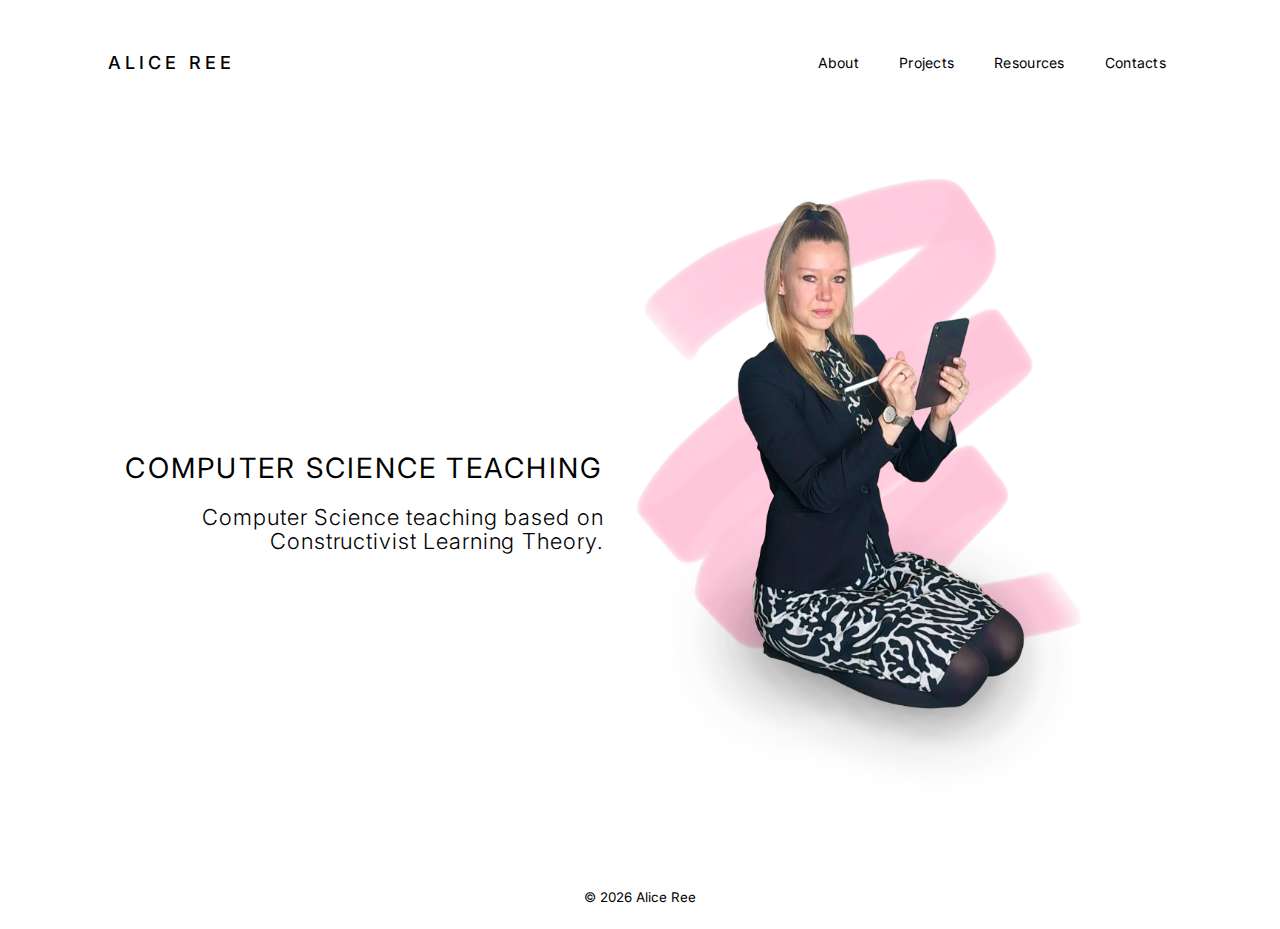
<file: index.html>
<!doctype html>
<html lang="cs">
  <head>
    <meta charset="UTF-8" />
    <meta name="viewport" content="width=device-width, initial-scale=1" />
    <meta
      name="description"
      content="Alice Ree — Computer Science Teaching based on Constructivist Learning Theory."
    />
    <title>Alice Ree</title>

    <!-- Inter (minimalist sans-serif) -->
    <link rel="preconnect" href="https://fonts.googleapis.com" />
    <link rel="preconnect" href="https://fonts.gstatic.com" crossorigin />
    <link
      href="https://fonts.googleapis.com/css2?family=Inter:wght@300;400;500;600&display=swap"
      rel="stylesheet"
    />

    <link rel="stylesheet" href="./styles.css" />
    <script defer src="./script.js"></script>
  </head>
  <body>
    <a class="skip-link" href="#main">Přeskočit na obsah</a>

    <header class="site-header">
      <div class="site-header__inner">
        <div class="brand" aria-label="Brand">ALICE REE</div>

        <nav class="nav" aria-label="Hlavní navigace">
          <a class="nav__link" href="#" aria-disabled="true">About</a>
          <a class="nav__link" href="#" aria-disabled="true">Projects</a>
          <a class="nav__link" href="#" aria-disabled="true">Resources</a>
          <a class="nav__link" href="./contact.html">Contacts</a>
        </nav>
      </div>
    </header>

    <main id="main" class="page">
      <section class="hero" aria-label="Úvod">
        <div class="hero__text">
          <p class="hero__kicker">Computer Science Teaching</p>
          <h1 class="hero__title">
            Computer Science teaching based on Constructivist Learning Theory.
          </h1>
        </div>

        <div class="hero__media" aria-label="Fotografie Alice Ree">
          <img
            class="hero__image"
            src="./AliceRee.png"
            alt="Alice Ree"
            loading="eager"
            decoding="async"
          />
        </div>
      </section>
    </main>

    <footer class="site-footer" aria-label="Patička">
      <div class="site-footer__inner">
        <small class="muted">© <span id="year"></span> Alice Ree</small>
      </div>
    </footer>
  </body>
</html>
</file>
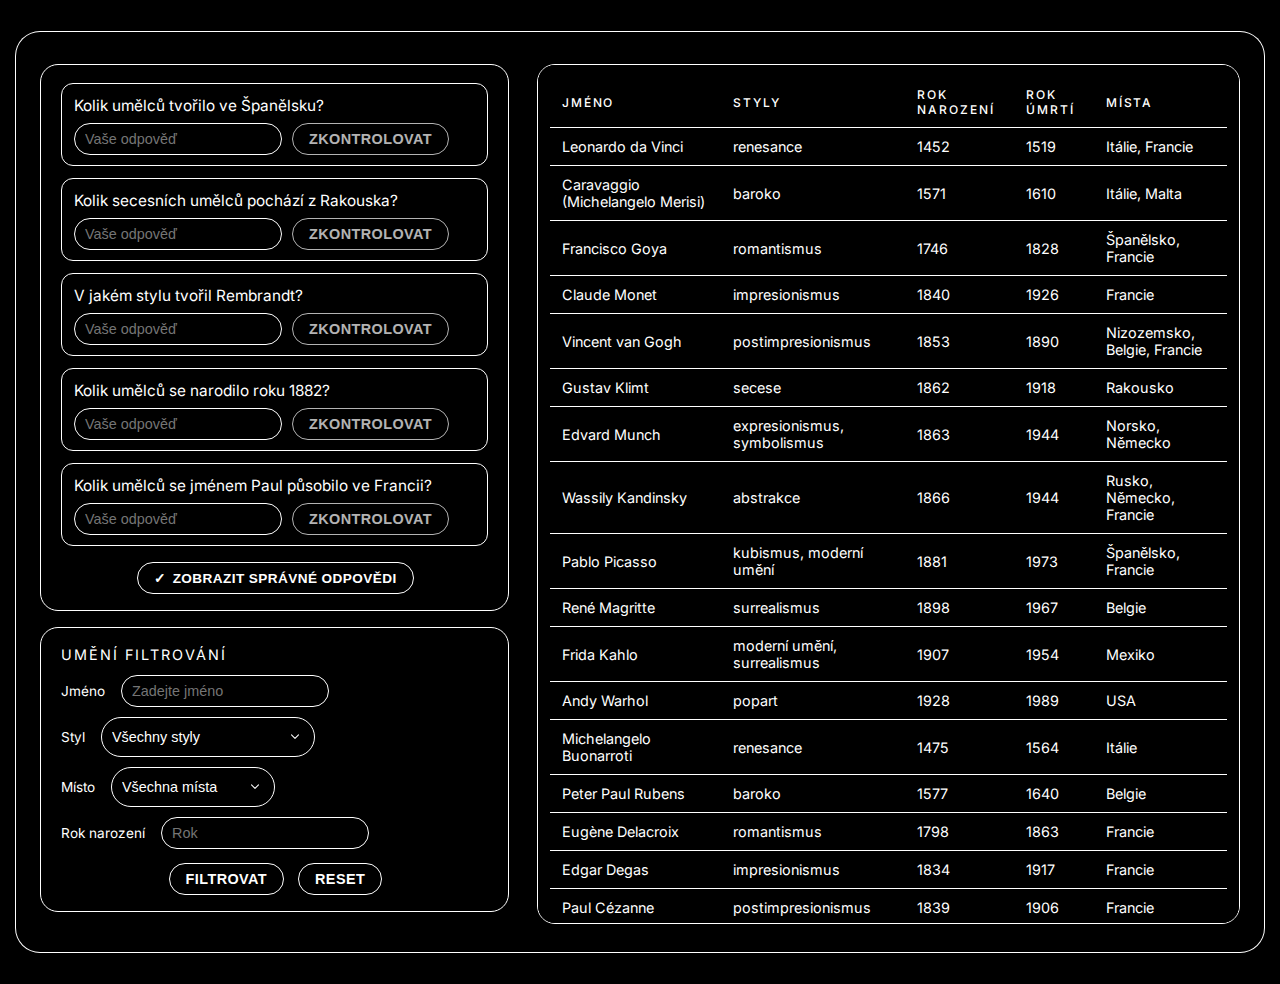
<file: projects/datart/index.html>
<!DOCTYPE html>
<html lang="cs">
<head>
    <meta charset="UTF-8">
    <meta name="viewport" content="width=device-width, initial-scale=1.0">
    <title>Data of Art</title>
    <!-- Moderní font -->
    <link rel="preconnect" href="https://fonts.googleapis.com">
    <link rel="preconnect" href="https://fonts.gstatic.com" crossorigin>
    <link href="https://fonts.googleapis.com/css2?family=Inter:wght@400;500;600;700&display=swap" rel="stylesheet">
    <style>
        :root {
            --bg: #000000;
            --bg-soft: #000000;
            --surface: #000000;
            --surface-alt: #000000;
            --text: #ffffff;
            --text-muted: #ffffff;
            --border-subtle: #ffffff;
            --success: #ffffff;
        }

        * {
            box-sizing: border-box;
        }

        body { 
            font-family: 'Inter', system-ui, -apple-system, BlinkMacSystemFont, 'Segoe UI', sans-serif; 
            margin: 0; 
            min-height: 100vh;
            padding: 32px 16px;
            background: #000000;
            color: var(--text); 
        }

        .container {
            display: flex;
            justify-content: space-between;
            align-items: flex-start;
            width: 100%;
            max-width: 1200px;
        }

        .left {
            width: 45%;
            text-align: left;
        }

        .right {
            width: 50%;
            text-align: center;
        }

        .page {
            width: 100%;
            max-width: 1280px;
            margin: 0 auto;
            background: #000000;
            border-radius: 24px;
            padding: 32px 24px 28px;
            box-shadow:
                0 0 0 1px #ffffff;
        }

        header {
            margin-bottom: 28px;
            text-align: left;
        }

        header:empty {
            display: none;
            margin: 0;
        }

        h1 {
            font-size: clamp(2rem, 3vw, 2.4rem);
            margin: 0 0 8px;
            letter-spacing: -0.04em;
            color: var(--text);
        }

        h1 span {
            color: var(--text);
        }

        h2 {
            font-size: 1.1rem;
            margin: 0;
            color: var(--text);
            font-weight: 400;
        }

        .layout {
            display: grid;
            grid-template-columns: minmax(0, 1fr) minmax(0, 1.5fr);
            gap: 28px;
            align-items: flex-start;
        }

        @media (max-width: 1100px) {
            .layout {
                grid-template-columns: minmax(0, 1fr);
            }
        }

        .card {
            background: #000000;
            border-radius: 18px;
            padding: 18px 20px 16px;
            border: 1px solid #ffffff;
        }

        .card + .card {
            margin-top: 12px;
        }

        .card-title {
            font-size: 0.9rem;
            text-transform: uppercase;
            letter-spacing: 0.14em;
            color: #ffffff;
            margin-bottom: 12px;
        }

        .questions { 
            display: flex;
            flex-direction: column;
            gap: 12px;
        }

        .question { 
            padding: 12px 12px 10px;
            border-radius: 12px;
            background: #000000;
            border: 1px solid #ffffff;
            text-align: left;
        }

        .question p {
            margin: 0 0 8px;
            font-size: 0.96rem;
        }

        .question-controls {
            display: flex;
            flex-wrap: wrap;
            gap: 8px;
            align-items: center;
        }

        .question span[id^="result"] {
            font-size: 0.85rem;
        }

        .filters { 
            display: flex;
            flex-wrap: wrap;
            gap: 10px 12px;
            align-items: center;
        }

        .filters-group {
            display: flex;
            flex-wrap: wrap;
            gap: 10px 12px;
            align-items: center;
        }

        .filters-actions {
            display: flex;
            flex-wrap: wrap;
            gap: 10px 12px;
            align-items: center;
            justify-content: center;
            width: 100%;
            margin-top: 4px;
        }

        .filters label { 
            margin-right: 4px; 
            font-size: 0.85rem;
            color: #ffffff;
        }

        input[type="text"], 
        input[type="number"], 
        select { 
            padding: 7px 10px; 
            font-size: 0.9rem;
            background: #000000; 
            color: #ffffff; 
            border: 1px solid #ffffff; 
            border-radius: 999px; 
            outline: none;
            transition: border-color 0.18s ease, box-shadow 0.18s ease, background 0.18s ease; 
        }

        /* sjednocený „pill“ vzhled pro rolovací prvky Styl / Místo */
        select {
            -webkit-appearance: none;
            -moz-appearance: none;
            appearance: none;
            padding-right: 34px;
            min-height: 40px;
            background-image: url("data:image/svg+xml,%3Csvg width='14' height='14' viewBox='0 0 20 20' fill='none' xmlns='http://www.w3.org/2000/svg'%3E%3Cpath d='M5 7L10 12L15 7' stroke='white' stroke-width='1.5' stroke-linecap='round' stroke-linejoin='round'/%3E%3C/svg%3E");
            background-repeat: no-repeat;
            background-position: right 12px center;
        }

        input[type="text"]:focus, 
        input[type="number"]:focus, 
        select:focus { 
            border-color: #ffffff; 
            box-shadow: 0 0 0 1px #ffffff;
            background: #000000;
        }

        button { 
            padding: 7px 16px; 
            font-size: 0.9rem;
            margin-left: 2px; 
            background: #000000; 
            color: #ffffff; 
            border: 1px solid #ffffff; 
            border-radius: 999px; 
            cursor: pointer; 
            font-weight: 600;
            letter-spacing: 0.03em;
            text-transform: uppercase;
            transition: transform 0.15s ease, box-shadow 0.15s ease, background 0.15s ease, filter 0.15s ease; 
            box-shadow: none;
            white-space: nowrap;
        }

        button:hover { 
            transform: translateY(-1px);
            background: #ffffff;
            color: #000000;
        }

        button:active {
            transform: translateY(0);
            background: #ffffff;
            color: #000000;
        }

        button:disabled {
            opacity: 0.7;
            cursor: not-allowed;
            transform: none;
        }

        button:disabled:hover {
            background: #000000;
            color: #ffffff;
            transform: none;
        }

        .button-secondary {
            background: #000000;
            color: #ffffff;
            border: 1px solid #ffffff;
            box-shadow: none;
        }

        .button-secondary:hover {
            background: #ffffff;
            color: #000000;
        }

        .table-wrapper {
            border-radius: 18px;
            border: 1px solid #ffffff;
            background: #000000;
            padding: 12px 12px 10px;
            overflow: auto;
            max-height: 860px;
        }

        table { 
            width: 100%;
            border-collapse: collapse; 
            table-layout: auto; 
            font-size: 0.9rem;
        }

        th, td { 
            padding: 10px 12px; 
            text-align: left; 
            border-bottom: 1px solid #ffffff; 
        }

        th { 
            background: #000000; 
            color: #ffffff;
            font-weight: 500;
            text-transform: uppercase;
            font-size: 0.75rem;
            letter-spacing: 0.16em;
            position: sticky;
            top: 0;
            z-index: 1;
        }

        tbody tr {
            background: #000000;
        }

        tbody tr:nth-child(even) {
            background: #000000;
        }

        tbody tr:hover {
            background: #ffffff;
            color: #000000;
        }

        tfoot td {
            border-top: 1px solid #ffffff;
        }

        .actions-row {
            margin-top: 16px;
            display: flex;
            justify-content: center;
        }

        .answers-button {
            display: inline-flex;
            align-items: center;
            gap: 6px;
            font-size: 0.85rem;
        }

        .answers-button::before {
            content: "✓";
            font-size: 0.9rem;
        }

        .helper-text {
            margin-top: 4px;
            font-size: 0.8rem;
            color: #ffffff;
        }

        @media (max-width: 640px) {
            body {
                padding: 20px 10px;
            }

            .page {
                padding: 20px 14px 18px;
                border-radius: 18px;
            }

            .questions {
                gap: 10px;
            }

            .question {
                padding: 10px;
            }

            .filters {
                gap: 8px;
            }

            .filters-group {
                flex-direction: column;
                align-items: flex-start;
            }

            .filters-actions {
                flex-direction: row;
                justify-content: center;
            }
        }
    </style>
</head>
<body>
    <div class="page">
        <header></header>

        <div class="layout">
            <section>
                <div class="card">

                    <div class="questions">
                        <div class="question">
                            <p>Kolik umělců tvořilo ve Španělsku?</p>
                            <div class="question-controls">
                                <input type="text" id="q1" placeholder="Vaše odpověď" oninput="toggleCheckButton(1)">
                                <button id="btn1" onclick="checkAnswer(1)" disabled>Zkontrolovat</button>
                                <span id="result1"></span>
                            </div>
                        </div>
                        <div class="question">
                            <p>Kolik secesních umělců pochází z Rakouska?</p>
                            <div class="question-controls">
                                <input type="text" id="q2" placeholder="Vaše odpověď" oninput="toggleCheckButton(2)">
                                <button id="btn2" onclick="checkAnswer(2)" disabled>Zkontrolovat</button>
                                <span id="result2"></span>
                            </div>
                        </div>
                        <div class="question">
                            <p>V jakém stylu tvořil Rembrandt?</p>
                            <div class="question-controls">
                                <input type="text" id="q3" placeholder="Vaše odpověď" oninput="toggleCheckButton(3)">
                                <button id="btn3" onclick="checkAnswer(3)" disabled>Zkontrolovat</button>
                                <span id="result3"></span>
                            </div>
                        </div>
                        <div class="question">
                            <p>Kolik umělců se narodilo roku 1882?</p>
                            <div class="question-controls">
                                <input type="text" id="q4" placeholder="Vaše odpověď" oninput="toggleCheckButton(4)">
                                <button id="btn4" onclick="checkAnswer(4)" disabled>Zkontrolovat</button>
                                <span id="result4"></span>
                            </div>
                        </div>
                        <div class="question">
                            <p>Kolik umělců se jménem Paul působilo ve Francii?</p>
                            <div class="question-controls">
                                <input type="text" id="q5" placeholder="Vaše odpověď" oninput="toggleCheckButton(5)">
                                <button id="btn5" onclick="checkAnswer(5)" disabled>Zkontrolovat</button>
                                <span id="result5"></span>
                            </div>
                        </div>
                    </div>
                    <div class="actions-row">
                        <button class="button-secondary answers-button" onclick="showAnswers()">Zobrazit správné odpovědi</button>
                    </div>

                </div>

                <div class="card" style="margin-top: 16px;">
                    <div class="card-title">Umění filtrování</div>
                    <div class="filters">
                        <div class="filters-group">
                            <label for="nameFilter">Jméno</label>
                            <input type="text" id="nameFilter" placeholder="Zadejte jméno">
                        </div>
                        <div class="filters-group">
                            <label for="styleFilter">Styl</label>
                            <select id="styleFilter">
                                <option value="">Všechny styly</option>
                            </select>
                        </div>
                        <div class="filters-group">
                            <label for="placeFilter">Místo</label>
                            <select id="placeFilter">
                                <option value="">Všechna místa</option>
                            </select>
                        </div>
                        <div class="filters-group">
                            <label for="birthYear">Rok narození</label>
                            <input type="number" id="birthYear" placeholder="Rok">
                        </div>
                        <div class="filters-actions">
                            <button onclick="applyFilters()">Filtrovat</button>
                            <button class="button-secondary" onclick="resetFilters()">Reset</button>
                        </div>
                    </div>
                </div>
            </section>

            <section>
                <div class="table-wrapper">
                    <table id="artistsTable">
                        <thead>
                            <tr>
                                <th>Jméno</th>
                                <th>Styly</th>
                                <th>Rok narození</th>
                                <th>Rok úmrtí</th>
                                <th>Místa</th>
                            </tr>
                        </thead>
                        <tbody id="tableBody">
                        </tbody>
                    </table>
                </div>
            </section>
        </div>
    </div>
    <script>
const umelciDB = [
  { jmeno: "Leonardo da Vinci", styly: ["renesance"], rokNarozeni: 1452, rokUmrti: 1519, mista: ["Itálie", "Francie"] },
  { jmeno: "Caravaggio (Michelangelo Merisi)", styly: ["baroko"], rokNarozeni: 1571, rokUmrti: 1610, mista: ["Itálie", "Malta"] },
  { jmeno: "Francisco Goya", styly: ["romantismus"], rokNarozeni: 1746, rokUmrti: 1828, mista: ["Španělsko", "Francie"] },
  { jmeno: "Claude Monet", styly: ["impresionismus"], rokNarozeni: 1840, rokUmrti: 1926, mista: ["Francie"] },
  { jmeno: "Vincent van Gogh", styly: ["postimpresionismus"], rokNarozeni: 1853, rokUmrti: 1890, mista: ["Nizozemsko", "Belgie", "Francie"] },
  { jmeno: "Gustav Klimt", styly: ["secese"], rokNarozeni: 1862, rokUmrti: 1918, mista: ["Rakousko"] },
  { jmeno: "Edvard Munch", styly: ["expresionismus", "symbolismus"], rokNarozeni: 1863, rokUmrti: 1944, mista: ["Norsko", "Německo"] },
  { jmeno: "Wassily Kandinsky", styly: ["abstrakce"], rokNarozeni: 1866, rokUmrti: 1944, mista: ["Rusko", "Německo", "Francie"] },
  { jmeno: "Pablo Picasso", styly: ["kubismus", "moderní umění"], rokNarozeni: 1881, rokUmrti: 1973, mista: ["Španělsko", "Francie"] },
  { jmeno: "René Magritte", styly: ["surrealismus"], rokNarozeni: 1898, rokUmrti: 1967, mista: ["Belgie"] },
  { jmeno: "Frida Kahlo", styly: ["moderní umění", "surrealismus"], rokNarozeni: 1907, rokUmrti: 1954, mista: ["Mexiko"] },
  { jmeno: "Andy Warhol", styly: ["popart"], rokNarozeni: 1928, rokUmrti: 1989, mista: ["USA"] },
  { jmeno: "Michelangelo Buonarroti", styly: ["renesance"], rokNarozeni: 1475, rokUmrti: 1564, mista: ["Itálie"] },
  { jmeno: "Peter Paul Rubens", styly: ["baroko"], rokNarozeni: 1577, rokUmrti: 1640, mista: ["Belgie"] },
  { jmeno: "Eugène Delacroix", styly: ["romantismus"], rokNarozeni: 1798, rokUmrti: 1863, mista: ["Francie"] },
  { jmeno: "Edgar Degas", styly: ["impresionismus"], rokNarozeni: 1834, rokUmrti: 1917, mista: ["Francie"] },
  { jmeno: "Paul Cézanne", styly: ["postimpresionismus"], rokNarozeni: 1839, rokUmrti: 1906, mista: ["Francie"] },
  { jmeno: "Alfons Mucha", styly: ["secese"], rokNarozeni: 1860, rokUmrti: 1939, mista: ["Česko", "Francie"] },
  { jmeno: "Egon Schiele", styly: ["expresionismus", "secese", "moderna"], rokNarozeni: 1890, rokUmrti: 1918, mista: ["Rakousko"] },
  { jmeno: "Piet Mondrian", styly: ["abstrakce", "neoplasticismus"], rokNarozeni: 1872, rokUmrti: 1944, mista: ["Nizozemsko", "Francie", "USA"] },
  { jmeno: "Georges Braque", styly: ["kubismus"], rokNarozeni: 1882, rokUmrti: 1963, mista: ["Francie"] },
  { jmeno: "Salvador Dalí", styly: ["surrealismus"], rokNarozeni: 1904, rokUmrti: 1989, mista: ["Španělsko", "Francie"] },
  { jmeno: "Raffael Santi", styly: ["renesance"], rokNarozeni: 1483, rokUmrti: 1520, mista: ["Itálie"] },
  { jmeno: "Diego Velázquez", styly: ["baroko"], rokNarozeni: 1599, rokUmrti: 1660, mista: ["Španělsko"] },
  { jmeno: "Pierre-Auguste Renoir", styly: ["impresionismus"], rokNarozeni: 1841, rokUmrti: 1919, mista: ["Francie"] },
  { jmeno: "Paul Gauguin", styly: ["postimpresionismus"], rokNarozeni: 1848, rokUmrti: 1903, mista: ["Francie"] },
  { jmeno: "Jackson Pollock", styly: ["expresionismus"], rokNarozeni: 1912, rokUmrti: 1956, mista: ["USA"] },
  { jmeno: "Sandro Botticelli", styly: ["renesance"], rokNarozeni: 1445, rokUmrti: 1510, mista: ["Itálie"] },
  { jmeno: "Rembrandt van Rijn", styly: ["baroko"], rokNarozeni: 1606, rokUmrti: 1669, mista: ["Nizozemsko"] },
  { jmeno: "Albrecht Dürer", styly: ["renesance"], rokNarozeni: 1471, rokUmrti: 1528, mista: ["Německo"] },
  { jmeno: "Johannes Vermeer", styly: ["baroko"], rokNarozeni: 1632, rokUmrti: 1675, mista: ["Nizozemsko"] },
  { jmeno: "Mark Rothko", styly: ["abstraktní expresionismus"], rokNarozeni: 1903, rokUmrti: 1970, mista: ["USA"] },
  { jmeno: "Jean-Honoré Fragonard", styly: ["rokoko"], rokNarozeni: 1732, rokUmrti: 1806, mista: ["Francie"] },
  { jmeno: "El Greco (Doménikos Theotokópoulos)", styly: ["manýrismus"], rokNarozeni: 1541, rokUmrti: 1614, mista: ["Řecko", "Itálie", "Španělsko"] },
  { jmeno: "Mary Cassatt", styly: ["impresionismus"], rokNarozeni: 1844, rokUmrti: 1926, mista: ["USA", "Francie"] },
  { jmeno: "Umberto Boccioni", styly: ["futurismus"], rokNarozeni: 1882, rokUmrti: 1916, mista: ["Itálie"] },
  { jmeno: "Hieronymus Bosch", styly: ["severní renesance"], rokNarozeni: 1450, rokUmrti: 1516, mista: ["Nizozemsko"] },
  { jmeno: "Roy Lichtenstein", styly: ["pop-art"], rokNarozeni: 1923, rokUmrti: 1997, mista: ["USA"] },
  { jmeno: "Caspar David Friedrich", styly: ["romantismus"], rokNarozeni: 1774, rokUmrti: 1840, mista: ["Německo"] },
  { jmeno: "Koloman Moser", styly: ["secese", "vídeňská moderna"], rokNarozeni: 1868, rokUmrti: 1918, mista: ["Rakousko"] },
  { jmeno: "Pieter Bruegel starší", styly: ["renesance (severní)"], rokNarozeni: 1525, rokUmrti: 1569, mista: ["Belgie"] },
  { jmeno: "Max Ernst", styly: ["surrealismus", "dadaismus"], rokNarozeni: 1891, rokUmrti: 1976, mista: ["Německo", "Francie", "USA"] },
  { jmeno: "J. M. W. Turner", styly: ["romantismus"], rokNarozeni: 1775, rokUmrti: 1851, mista: ["Spojené království"] },
  { jmeno: "Henri de Toulouse-Lautrec", styly: ["postimpresionismus"], rokNarozeni: 1864, rokUmrti: 1901, mista: ["Francie"] },
  { jmeno: "Artemisia Gentileschi", styly: ["baroko"], rokNarozeni: 1593, rokUmrti: 1656, mista: ["Itálie"] },
  { jmeno: "Jacques-Louis David", styly: ["klasicismus"], rokNarozeni: 1748, rokUmrti: 1825, mista: ["Francie", "Belgie"] },
  { jmeno: "Kazimir Malevič", styly: ["suprematismus", "abstrakce"], rokNarozeni: 1879, rokUmrti: 1935, mista: ["Rusko"] },
  { jmeno: "Willem de Kooning", styly: ["abstraktní expresionismus"], rokNarozeni: 1904, rokUmrti: 1997, mista: ["Nizozemsko", "USA"] },
  { jmeno: "Joan Miró", styly: ["surrealismus"], rokNarozeni: 1893, rokUmrti: 1983, mista: ["Španělsko", "Francie"] },
  { jmeno: "Titian (Tiziano Vecellio)", styly: ["renesance"], rokNarozeni: 1488, rokUmrti: 1576, mista: ["Itálie"] },
  { jmeno: "Aubrey Beardsley", styly: ["secese"], rokNarozeni: 1872, rokUmrti: 1898, mista: ["Spojené království"] },
  { jmeno: "Nicolas Poussin", styly: ["baroko", "klasicismus"], rokNarozeni: 1594, rokUmrti: 1665, mista: ["Francie", "Itálie"] },
  { jmeno: "Odilon Redon", styly: ["symbolismus"], rokNarozeni: 1840, rokUmrti: 1916, mista: ["Francie"] },
  { jmeno: "Marcel Duchamp", styly: ["dadaismus", "konceptuální umění"], rokNarozeni: 1887, rokUmrti: 1968, mista: ["Francie", "USA"] },
  { jmeno: "Camille Pissarro", styly: ["impresionismus"], rokNarozeni: 1830, rokUmrti: 1903, mista: ["Francie"] },
  { jmeno: "Georges Seurat", styly: ["postimpresionismus", "pointilismus"], rokNarozeni: 1859, rokUmrti: 1891, mista: ["Francie"] },
  { jmeno: "Henri Matisse", styly: ["fauvismus", "moderní umění"], rokNarozeni: 1869, rokUmrti: 1954, mista: ["Francie"] },
  { jmeno: "Georgia O'Keeffe", styly: ["moderní umění"], rokNarozeni: 1887, rokUmrti: 1986, mista: ["USA"] },
  { jmeno: "Piet Mondrian", styly: ["abstrakce", "neoplasticismus"], rokNarozeni: 1872, rokUmrti: 1944, mista: ["Nizozemsko", "Francie", "USA"] },
  { jmeno: "Jean-Michel Basquiat", styly: ["neoexpresionismus"], rokNarozeni: 1960, rokUmrti: 1988, mista: ["USA"] }
];

// Funkce pro načtení dat do tabulky
function loadTable(data) {
    const tableBody = document.getElementById('tableBody');
    tableBody.innerHTML = '';
    data.forEach(artist => {
        const row = document.createElement('tr');
        row.innerHTML = `
            <td>${artist.jmeno}</td>
            <td>${artist.styly.join(', ')}</td>
            <td>${artist.rokNarozeni}</td>
            <td>${artist.rokUmrti}</td>
            <td>${artist.mista.join(', ')}</td>
        `;
        tableBody.appendChild(row);
    });
}

// Načtení možností pro filtry
function loadFilters() {
    const styles = new Set();
    const places = new Set();
    umelciDB.forEach(artist => {
        artist.styly.forEach(style => styles.add(style));
        artist.mista.forEach(place => places.add(place));
    });
    
    const styleSelect = document.getElementById('styleFilter');
    Array.from(styles).sort().forEach(style => {
        const option = document.createElement('option');
        option.value = style;
        option.textContent = style;
        styleSelect.appendChild(option);
    });
    
    const placeSelect = document.getElementById('placeFilter');
    Array.from(places).sort().forEach(place => {
        const option = document.createElement('option');
        option.value = place;
        option.textContent = place;
        placeSelect.appendChild(option);
    });
}

// Aplikace filtrů
function applyFilters() {
    const nameFilter = document.getElementById('nameFilter').value.toLowerCase();
    const styleFilter = document.getElementById('styleFilter').value;
    const placeFilter = document.getElementById('placeFilter').value;
    const birthYear = parseInt(document.getElementById('birthYear').value) || null;
    
    const filtered = umelciDB.filter(artist => {
        const matchesName = artist.jmeno.toLowerCase().includes(nameFilter);
        const matchesStyle = !styleFilter || artist.styly.includes(styleFilter);
        const matchesPlace = !placeFilter || artist.mista.includes(placeFilter);
        const matchesBirth = !birthYear || artist.rokNarozeni === birthYear;
        return matchesName && matchesStyle && matchesPlace && matchesBirth;
    });
    
    loadTable(filtered);
}

// Reset filtrů
function resetFilters() {
    document.getElementById('nameFilter').value = '';
    document.getElementById('styleFilter').value = '';
    document.getElementById('placeFilter').value = '';
    document.getElementById('birthYear').value = '';
    loadTable(umelciDB);
}

const answers = {
    1: 6,
    2: 3,
    3: 'baroko',
    4: 2,
    5: 2
};

// Povolení/zakázání tlačítka podle obsahu inputu
function toggleCheckButton(question) {
    const input = document.getElementById(`q${question}`);
    const button = document.getElementById(`btn${question}`);
    const rawValue = input.value.trim();
    // Odstranit případnou závorku z předchozí kontroly
    const userAnswerText = rawValue.split('(')[0].trim();
    button.disabled = !userAnswerText;
}

// Kontrola odpovědí
function checkAnswer(question, showCorrect = false) {
    const input = document.getElementById(`q${question}`);
    const result = document.getElementById(`result${question}`);
    const correctAnswer = answers[question];

    if (showCorrect) {
        // Zobrazit správnou odpověď, ale zachovat žákovu odpověď (pokud existuje)
        const rawValue = input.value.trim();
        const userAnswerText = rawValue.split('(')[0].trim();
        const correctAnswerText = question === 3 ? correctAnswer : correctAnswer.toString();
        const base = userAnswerText || correctAnswerText;
        input.value = `${base} (Správně: ${correctAnswerText})`;
        return;
    }

    // Původní žákova odpověď (bez předchozí závorky)
    const rawValue = input.value.trim();
    const userAnswerText = rawValue.split('(')[0].trim();
    if (!userAnswerText) {
        result.textContent = '';
        return;
    }

    const userAnswer = userAnswerText.toLowerCase();
    let message = '';
    let isCorrect = false;

    if (question === 3) {
        isCorrect = userAnswer === correctAnswer;
    } else {
        isCorrect = parseInt(userAnswer, 10) === correctAnswer;
    }

    if (isCorrect) {
        message = `${userAnswerText} Správně!`;
    } else {
        message = `${userAnswerText} Špatně. (Správně je ${question === 3 ? correctAnswer : correctAnswer.toString()})`;
    }

    input.value = message;
    result.textContent = '';
}

// Zobrazení správných odpovědí
function showAnswers() {
    // Zobrazit správné odpovědi a rovnou je vložit do polí
    for (let i = 1; i <= 5; i++) {
        checkAnswer(i, true);
    }
}

// Inicializace
window.onload = function() {
    loadFilters();
    loadTable(umelciDB);
};
    </script>
</body>
</html>
</file>
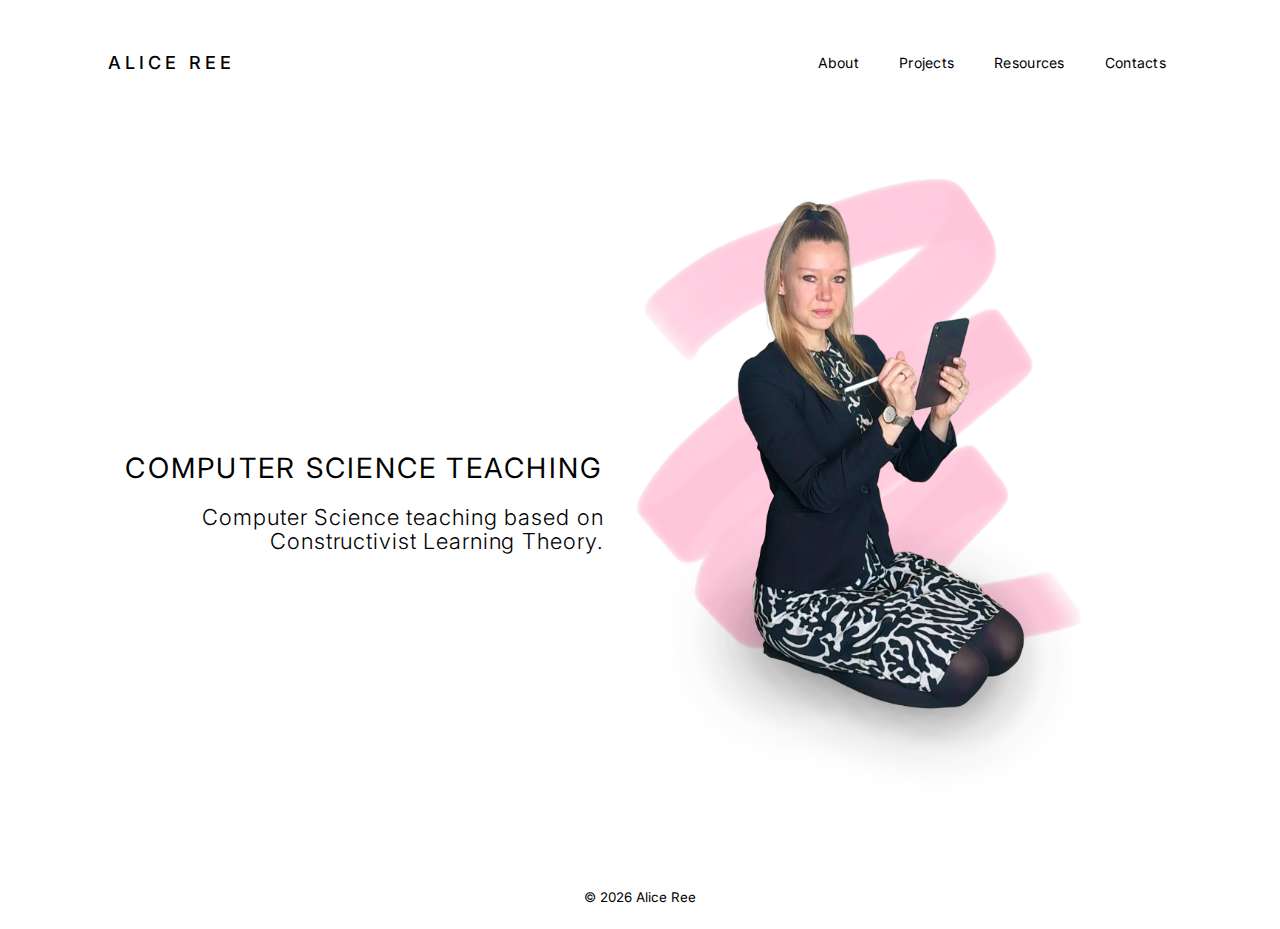
<file: aliceree copy.html>
<!doctype html>
<html lang="cs">
  <head>
    <meta charset="UTF-8" />
    <meta name="viewport" content="width=device-width, initial-scale=1" />
    <meta
      name="description"
      content="Alice Ree — Computer Science Teaching based on Constructivist Learning Theory."
    />
    <title>Alice Ree</title>

    <!-- Inter (minimalist sans-serif) -->
    <link rel="preconnect" href="https://fonts.googleapis.com" />
    <link rel="preconnect" href="https://fonts.gstatic.com" crossorigin />
    <link
      href="https://fonts.googleapis.com/css2?family=Inter:wght@300;400;500;600&display=swap"
      rel="stylesheet"
    />

    <link rel="stylesheet" href="./styles.css" />
    <script defer src="./script.js"></script>
  </head>
  <body>
    <a class="skip-link" href="#main">Přeskočit na obsah</a>

    <header class="site-header">
      <div class="site-header__inner">
        <div class="brand" aria-label="Brand">ALICE REE</div>

        <nav class="nav" aria-label="Hlavní navigace">
          <a class="nav__link" href="#" aria-disabled="true">About</a>
          <a class="nav__link" href="#" aria-disabled="true">Projects</a>
          <a class="nav__link" href="#" aria-disabled="true">Resources</a>
          <a class="nav__link" href="./contacts.html">Contacts</a>
        </nav>
      </div>
    </header>

    <main id="main" class="page">
      <section class="hero" aria-label="Úvod">
        <div class="hero__text">
          <p class="hero__kicker">Computer Science Teaching</p>
          <h1 class="hero__title">
            Computer Science teaching based on Constructivist Learning Theory.
          </h1>
        </div>

        <div class="hero__media" aria-label="Fotografie Alice Ree">
          <img
            class="hero__image"
            src="./AliceRee.png"
            alt="Alice Ree"
            loading="eager"
            decoding="async"
          />
        </div>
      </section>
    </main>

    <footer class="site-footer" aria-label="Patička">
      <div class="site-footer__inner">
        <small class="muted">© <span id="year"></span> Alice Ree</small>
      </div>
    </footer>
  </body>
</html>
</file>
<file: styles.css>
/* základní CSS */
:root {
  --bg: #ffffff;
  --text: #000000;
  --muted: #000000;
  --hairline: rgba(0, 0, 0, 0.12);
  --maxw: 1120px;
  --padx: 28px;
  --pady: 56px;
  --radius: 18px;
  /* ruční posun poznámky/šipek nad fotkou (desktop výchozí) */
  --note-top: 8%;
  --note-right: -6%;
  --note-rotate: -4deg;
  --note-scale: 1;
}

/* box-sizing pro konzistentní výpočty rozložení */
*,
*::before,
*::after {
  box-sizing: border-box;
}

/* HTML a body jsou přes celou výšku viewportu */
html,
body {
  height: 100%;
}

/* styl body (odstraní výchozí okraje, nastaví font, pozadí, barvu textu a typografické optimalizace) */
body {
  margin: 0;
  font-family: Inter, system-ui, -apple-system, Segoe UI, Roboto, Arial, sans-serif;
  background: var(--bg);
  color: var(--muted);
  line-height: 1.30;
  -webkit-font-smoothing: antialiased;
  -moz-osx-font-smoothing: grayscale;
  text-rendering: optimizeLegibility;
}

/* styl obrázků (responsivní šířka, automatická výška a display: block proti nechtěným mezerám) */
img {
  max-width: 150%;
  height: auto;
  display: block;
}

/* styl odkazů (dědí barvu textu a odstraňuje výchozí podtržení) */
a {
  color: inherit;
  text-decoration: none;
}

/* „přeskočit na obsah“ pro přístupnost (zpočátku mimo obrazovku, při focusu se zobrazí) */
.skip-link {
  position: absolute;
  left: 12px;
  top: 12px;
  padding: 10px 12px;
  border-radius: 10px;
  background: var(--text);
  color: var(--bg);
  transform: translateY(-160%);
  transition: transform 160ms ease;
  z-index: 50;
}

.skip-link:focus {
  transform: translateY(0);
  outline: none;
}

/* kontejner hlavičky webu (plná šířka) */
.site-header {
  width: 100%;
}

/* vnitřní rozložení hlavičky (centrování a flex pro značku a navigaci) */
.site-header__inner {
  max-width: var(--maxw);
  margin: 0 auto;
  padding: 48px var(--padx);
  display: flex;
  align-items: center;
  justify-content: space-between;
  gap: 18px;
}

/* styl loga (tučné, velká písmena, rozestupy mezi písmeny) */
.brand {
  font-weight: 500;
  letter-spacing: 0.22em;
  text-transform: uppercase;
  font-size: 18px;
}

/* trvalé zvýraznění pouze části jména (např. „Ree“) */
.brand__highlight {
  position: relative;
  display: inline-block;
  z-index: 0;
}

.brand__highlight::after {
  content: "";
  position: absolute;
  left: calc(52%);
  width: max(calc(100% + 12px), 140px);
  top: 50%;
  height: 170%;
  background-image: url("./highlither.png");
  background-repeat: no-repeat;
  background-position: center;
  background-size: auto 100%;
  opacity: 1;
  transform: translate(-50%, -48%) scale(1);
  z-index: -1;
  pointer-events: none;
}

/* varianta, kdy se zvýraznění zobrazí až po najetí (např. na Contacts) */
.brand--hover .brand__highlight::after {
  opacity: 0;
  transform: translate(-50%, -48%) scale(0.95);
  transition: opacity 180ms ease, transform 200ms ease;
}

.brand--hover:hover .brand__highlight::after,
.brand--hover:focus-visible .brand__highlight::after {
  opacity: 1;
  transform: translate(-50%, -48%) scale(1);
}

/* kontejner navigace (vodorovné rozložení přes flex) */
.nav {
  display: flex;
  align-items: center;
  gap: 28px;
  font-size: 14px;
  letter-spacing: 0.02em;
}

/* navigační odkazy (padding, průhledný spodní border, tlumená barva, přechody) */
.nav__link {
  padding: 6px 6px;
  color: var(--text);
  transition: color 160ms ease;
}

.nav__link:hover {
  color: var(--text);
}

.nav__link[aria-current="page"] {
  color: var(--text);
}

.nav__link:focus-visible {
  outline: 2px solid rgba(47, 143, 162, 0.45);
  outline-offset: 4px;
  border-radius: 6px;
}

.nav__link[aria-disabled="true"] {
  cursor: default;
}

.nav__link--highlight {
  position: relative;
}

.nav__link--highlight::after {
  content: "";
  position: absolute;
  left: 50%;
  width: max(calc(100% + 12px), 140px);
  top: 50%;
  height: 150%;
  background-image: url("./highlither.png");
  background-repeat: no-repeat;
  background-position: center;
  background-size: auto 100%;
  opacity: 0;
  transform: translate(-50%, -40%) scale(0.94);
  transition: opacity 200ms ease, transform 220ms ease;
  z-index: -1;
  pointer-events: none;
}

.nav__link--highlight:hover::after,
.nav__link--highlight:focus-visible::after {
  opacity: 1;
  transform: translate(-50%, -48%) scale(1);
}

/* trvalé zvýraznění (např. pro Contacts) */
.nav__link--highlight.nav__link--static::after {
  opacity: 1;
  transform: translate(-50%, -48%) scale(1);
}

.sr-only {
  position: absolute;
  width: 1px;
  height: 1px;
  padding: 0;
  margin: -1px;
  overflow: hidden;
  clip: rect(0, 0, 0, 0);
  border: 0;
}

/* kontejner stránky (centrovaný, s max šířkou a paddingem) */
.page {
  max-width: var(--maxw);
  margin: 0 auto;
  padding: calc(var(--pady) + 14px) var(--padx) var(--pady);
}

/* specifické rozvržení pro stránku kontaktů (centrování a posun dolů) */
.page--contact {
  display: flex;
  justify-content: center;
  padding: calc(var(--pady) + 100px) var(--padx) var(--pady);
}

/* hero sekce (grid pro text a média, zarovnání na střed) */
.hero {
  display: grid;
  grid-template-columns: 1.05fr 0.95fr;
  align-items: center;
  gap: clamp(18px, 4vw, 48px);
  min-height: clamp(520px, 68vh, 740px);
  text-align: right;
}

/* kontejner textu v hero (mírný pravý padding na větších obrazovkách) */
.hero__text {
  padding-right: clamp(0px, 2vw, 18px);
  position: relative;
  z-index: 2;
  transform: translateX(-20px);
}

/* „kicker“ v hero (menší nadpis nad hlavním titulkem, tlumená barva, velká písmena) */
.hero__kicker {
  margin: 0 0 18px;
  color: var(--text);
  font-weight: 400;
  letter-spacing: 0.08em;
  text-transform: uppercase;
  font-size: clamp(28px, 1vw, 64px);
}

/* hlavní titulek v hero (velký, lehčí řez, velká písmena) */
.hero__title {
  margin: 0;
  color: var(--text);
  font-weight: 300;
  letter-spacing: 0.04em;
  font-size: 22px;
  line-height: 1.12;
}

/* kontejner médií v hero (zarovnání obrázku) */
.hero__media {
  display: flex;
  align-items: center;
  justify-content: flex-start;
  position: relative;
  z-index: 1;
}

.hero__media::before {
  content: "";
  position: absolute;
  inset: -8% -10%;
  background: url("./background.png") center / 80% auto no-repeat;
  transform: translate(-70px, -70px);
  z-index: -1; /* drží pozadí pod fotkou */
  pointer-events: none;
}

.hero__skills {
  position: absolute;
  top: 14%;
  right: -12%;
  width: clamp(63px, 11.6vw, 116px);
  z-index: 2;
  pointer-events: none;
  transform: translate(5px, -100px) rotate(-2deg);
  isolation: isolate;
}

.hero__skills::after {
  content: "";
  position: absolute;
  inset: -6% -10%;
  background: url("./highlither.png") center / 50% 70% no-repeat;
  z-index: 5;
  pointer-events: none;
  opacity: 0.9;
  mix-blend-mode: multiply;
  transform: translate(20px, 7px);
}

.hero__skills-image {
  display: block;
  width: 100%;
  height: auto;
  position: relative;
  z-index: 2;
}

.hero__skills-arrow {
  position: absolute;
  display: block;
  width: clamp(43px, 8vw, 86px);
  height: auto;
}

.hero__skills-arrow--name { /* šipka k Resources */
  left: calc(-42% - 30px);
  top: calc(22% - 80px);
  transform: rotate(25deg);
}

.hero__skills-arrow--face {
  right: 91%;
  bottom: -70%;
  transform: rotate(-15deg) scaleX(-1);
}

/* obrázek v hero (responsivní šířka, zachovaný poměr stran, stín) */
.hero__image {
  width: min(520px, 42vw);
  margin-left: clamp(-64px, -4vw, -18px);
  max-height: 72vh;
  object-fit: contain;
}

.hero__note {
  position: absolute;
  /* tady ladíš umístění celé „poznámky“ (thatsme + šipky) */
  top: var(--note-top);
  right: var(--note-right);

  display: flex;
  align-items: center;
  gap: clamp(8px, 1.8vw, 16px);

  transform: rotate(var(--note-rotate)) scale(var(--note-scale));

  z-index: 3;
  pointer-events: none;
}

.hero__note img {
  display: block;
}

.hero__note-arrow {
  width: clamp(86px, 12vw, 140px);
  height: auto;
}

.hero__note-arrow--name {
  width: clamp(60px, 8.4vw, 98px);
  transform: translate(-550px, -180px); /* pozice namearrow.jpg */
}

.hero__note-arrow--face {
  width: clamp(43px, 6vw, 70px);
  transform: translate(-570px, -80px); /* pozice facearrow.jpg */
}

.hero__note-text-wrap {
  position: relative;
  display: inline-block;
  width: clamp(92px, 11.9vw, 145px);
  transform: translate(-570px, -120px) rotate(7deg); /* pozice + rotace thatsme.png */
  z-index: 2;
  isolation: isolate;
}

.hero__note-text-wrap::after {
  content: "";
  position: absolute;
  inset: -6% -10%;
  background: url("./highlither.png") center / 45% 100% no-repeat;
  z-index: 5; /* nad obrázkem poznámky */
  pointer-events: none;
  mix-blend-mode: multiply;
  opacity: 0.9;
  transform: translateX(50px);
}

.hero__note-text {
  display: block;
  width: 100%;
  height: auto;
  position: relative;
  z-index: 1;
}

@media (max-width: 900px) {
  :root {
    --note-top: -6%;
    --note-right: 2%;
    --note-rotate: -3deg;
    --note-scale: 1;
  }
}

@media (max-width: 640px) {
  :root {
    --note-top: -12px;
    --note-right: 6px;
    --note-rotate: -2deg;
    --note-scale: 0.92;
  }

  .hero__note {
    gap: 6px;
  }

  .hero__note-arrow {
    width: clamp(68px, 26vw, 120px);
  }

  .hero__note-arrow--name {
    width: clamp(48px, 18.2vw, 84px);
  }

  .hero__note-arrow--face {
    width: clamp(34px, 13vw, 60px);
  }

  .hero__note-text-wrap {
    width: clamp(61px, 18vw, 95px);
  }
}

/* vnitřní kontejner patičky (centrovaný s paddingem) */
.site-footer__inner {
  max-width: var(--maxw);
  margin: 0 auto;
  padding: 22px var(--padx);
  text-align: center;
}

/* třída pro tlumenou barvu textu */
.muted {
  color: var(--muted);
}

/* media query do 920px (hero do jednoho sloupce, úprava velikosti obrázku, úprava navigace) */
@media (max-width: 920px) {
  .hero {
    grid-template-columns: 1fr;
    gap: 34px;
    min-height: auto;
    padding-top: 14px;
  }

  .hero__text {
    padding-right: 0;
  }

  .hero__image {
    width: min(560px, 92vw);
    max-height: none;
    margin-left: 0;
  }

  /* schovej ruční poznámku a skills, když se layout skládá na jeden sloupec */
  .hero__note,
  .hero__skills {
    display: none;
  }

  .nav {
    gap: 18px;
    flex-wrap: wrap;
    justify-content: flex-end;
  }

  .hero__skills {
    top: -6%;
    right: 4%;
    width: clamp(63px, 19vw, 95px);
    transform: translate(5px, -50px) rotate(5deg);
  }

  .hero__skills::after {
    inset: -10% -12%;
    background-size: 70% 100%;
  }

  .hero__skills-arrow {
    width: clamp(38px, 16vw, 77px);
  }

  .hero__skills-arrow--name {
    left: calc(-32% - 40px);
    top: 18%;
  }

  .hero__skills-arrow--face {
    right: -24%;
    bottom: -2%;
    transform: rotate(135deg) scaleX(-1);
  }
}

/* media query pro preferenci omezeného pohybu (vypne animace a přechody) */
@media (prefers-reduced-motion: reduce) {
  * {
    scroll-behavior: auto !important;
    transition-duration: 0ms !important;
    animation-duration: 0ms !important;
  }
}


/* CONTACTS PAGE */
.contact {
  max-width: 680px;
  margin-left: auto;
  margin-right: auto;
  text-align: center;
}

.contact__kicker {
  margin: 0 0 14px;
  color: var(--text);
  font-weight: 400;
  letter-spacing: 0.08em;
  text-transform: uppercase;
  font-size: 14px;
}

.contact__title {
  margin: 0 0 18px;
  color: var(--text);
  font-weight: 300;
  letter-spacing: 0.04em;
  font-size: clamp(28px, 4.4vw, 44px);
  line-height: 1.12;
}

.contact__lead {
  margin: 0 0 26px;
}

.contact__list {
  list-style: none;
  padding: 0;
  margin: 0;
  border-radius: var(--radius);
  margin-left: auto;
  margin-right: auto;
}

.contact__item {
  display: grid;
  grid-template-columns: 120px minmax(0, 1fr);
  gap: 16px;
  padding: 16px 18px;
  align-items: center;
  justify-content: center;
  justify-items: start;
  text-align: left;
}


.contact__label {
  color: rgba(23, 23, 23, 0.74);
  font-size: 13px;
  letter-spacing: 0.06em;
  text-transform: uppercase;
  position: relative;
  display: inline-block;
  z-index: 0;
}

.contact__label::after {
  content: "";
  position: absolute;
  left: 50%;
  width: max(calc(100% + 12px), 140px);
  top: 50%;
  height: 150%;
  background-image: url("./highlither.png");
  background-repeat: no-repeat;
  background-position: center;
  background-size: auto 100%;
  opacity: 1;
  transform: translate(-50%, -48%) scale(1.5);
  z-index: -1;
  pointer-events: none;
}

.contact__value {
  color: var(--text);
  font-weight: 400;
  display: flex;
  align-items: center;
  gap: 10px;
  min-width: 0;
  justify-content: flex-start;
}

.contact__value a {
  color: inherit;
  transition: color 160ms ease;
  max-width: 100%;
  overflow-wrap: anywhere;
}

.contact__value a:hover {
  color: var(--text);
}

.contact__value a:focus-visible {
  outline: 2px solid rgba(0, 0, 0, 0.45);
  outline-offset: 4px;
  border-radius: 6px;
}

@media (max-width: 560px) {
  .contact__item {
    grid-template-columns: 1fr;
    justify-items: center;
    text-align: center;
    gap: 8px;
  }
  .contact__label {
    margin-bottom: 2px;
  }
}
</file>
